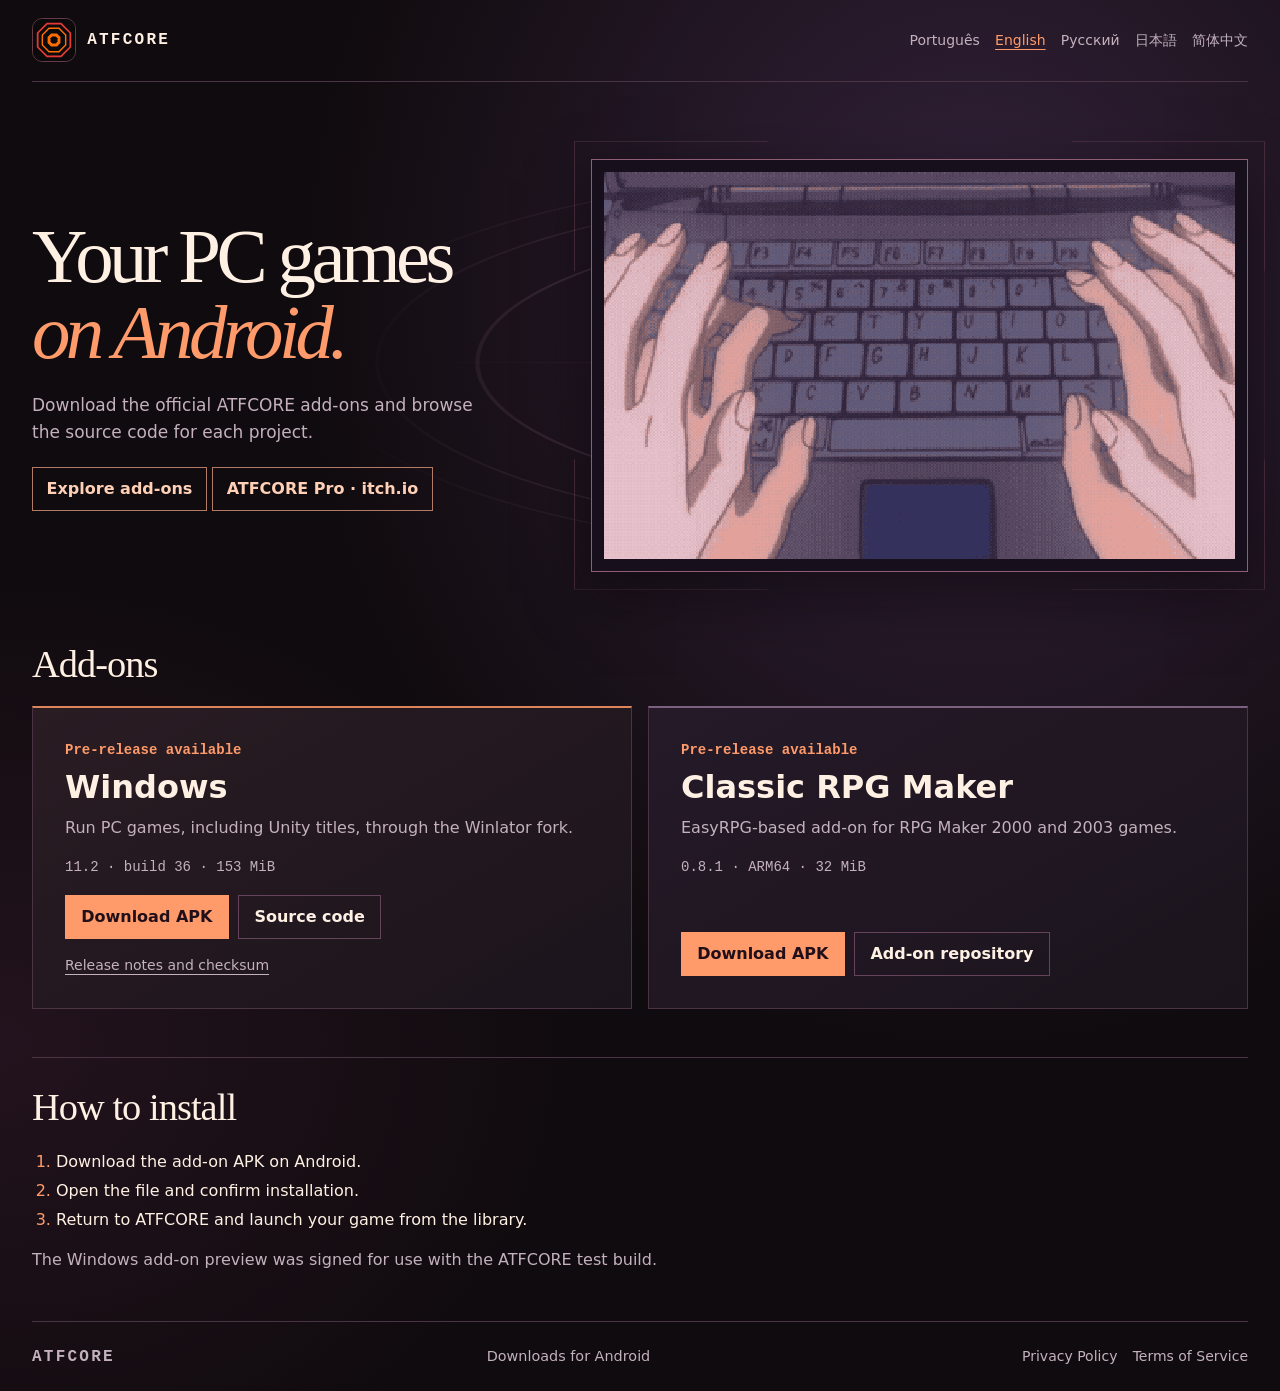
<file: index.html>
<!doctype html>
<html lang="pt-BR">
<head>
<meta charset="utf-8">
<meta name="viewport" content="width=device-width, initial-scale=1">
<meta name="description" content="Downloads e código-fonte dos add-ons oficiais do ATFCORE para Android.">
<meta name="theme-color" content="#100b0e">
<link rel="icon" href="./atfcore.svg" type="image/svg+xml">
<title>Downloads · ATFCORE</title>
<link rel="stylesheet" href="./style.css">
<script src="./language.js"></script>
</head>
<body>
<header class="shell masthead"><span class="brand"><img src="./atfcore.svg" alt="" width="44" height="44">ATFCORE</span><nav class="languages" aria-label="Idioma"><a href="./?lang=pt-BR" lang="pt-BR" hreflang="pt-BR" aria-current="page">Português</a><a href="./en/" lang="en" hreflang="en">English</a><a href="./ru/" lang="ru" hreflang="ru">Русский</a><a href="./ja/" lang="ja" hreflang="ja">日本語</a><a href="./zh/" lang="zh-Hans" hreflang="zh-Hans">简体中文</a></nav></header>
<main class="shell">
  <section class="hero">
    <div class="hero-copy">
    <h1>Seus jogos de PC<br><em>no Android.</em></h1>
    <p>Baixe os complementos oficiais do ATFCORE e consulte o código-fonte de cada projeto.</p>
      <a class="hero-link" href="#downloads">Ver complementos</a>
      <a class="hero-link" href="https://atfcoreemu-svg.itch.io/atfcore-pro">ATFCORE Pro · itch.io</a>
    </div>
    <figure class="hero-art">
      <img src="./hands-hero.webp" alt="Quadro pixelado de Ritsuko e Maya sobrepondo as mãos no teclado." width="384" height="236" fetchpriority="high">
    </figure>
  </section>
  <section id="downloads" aria-labelledby="downloads-title">
    <h2 id="downloads-title">Complementos</h2>
    <div class="cards">
      <article class="card featured">
        <p class="status">Pré-lançamento disponível</p>
        <h3>Windows</h3>
        <p>Abra jogos de PC, incluindo jogos Unity, por meio do fork do Winlator.</p>
        <p class="meta">11.2 · build 36 · 153 MiB</p>
        <div class="actions">
          <a class="primary" href="https://github.com/atfcoreemu-svg/ATFCORE-Windows-Addon/releases/download/v11.2-build36/ATFCORE-WindowsAddon-11.2-build36.apk">Baixar APK</a>
          <a class="secondary" href="https://github.com/atfcoreemu-svg/ATFCORE-Windows-Addon">Código-fonte</a>
        </div>
        <a class="release" href="https://github.com/atfcoreemu-svg/ATFCORE-Windows-Addon/releases/tag/v11.2-build36">Notas da versão e checksum</a>
      </article>
      <article class="card">
        <p class="status">Pré-lançamento disponível</p>
        <h3>RPG Maker clássico</h3>
        <p>Complemento baseado no EasyRPG para jogos RPG Maker 2000 e 2003.</p>
        <p class="meta">0.8.1 · ARM64 · 32 MiB</p>
        <div class="actions"><a class="primary" href="https://github.com/atfcoreemu-svg/ATFCORE-RpgClassicAddon/releases/download/v0.8.1-atfcore-preview/ATFCORE-RpgClassicAddon-0.8.1-preview.apk">Baixar APK</a><a class="secondary" href="https://github.com/atfcoreemu-svg/ATFCORE-RpgClassicAddon">Repositório do add-on</a></div>
      </article>
    </div>
  </section>
  <section class="install" aria-labelledby="install-title">
    <h2 id="install-title">Como instalar</h2>
    <ol><li>Baixe o APK do complemento no Android.</li><li>Abra o arquivo e confirme a instalação.</li><li>Volte ao ATFCORE e abra seu jogo pela biblioteca.</li></ol>
    <p>A prévia do add-on Windows foi assinada para uso com a build de teste do ATFCORE.</p>
  </section>
</main>
<footer class="shell footer"><span class="brand">ATFCORE</span><span>Downloads para Android</span><nav class="languages"><a href="./privacy/">Política de Privacidade</a><a href="./terms/">Termos de Serviço</a></nav></footer>
</body>
</html>
</file>
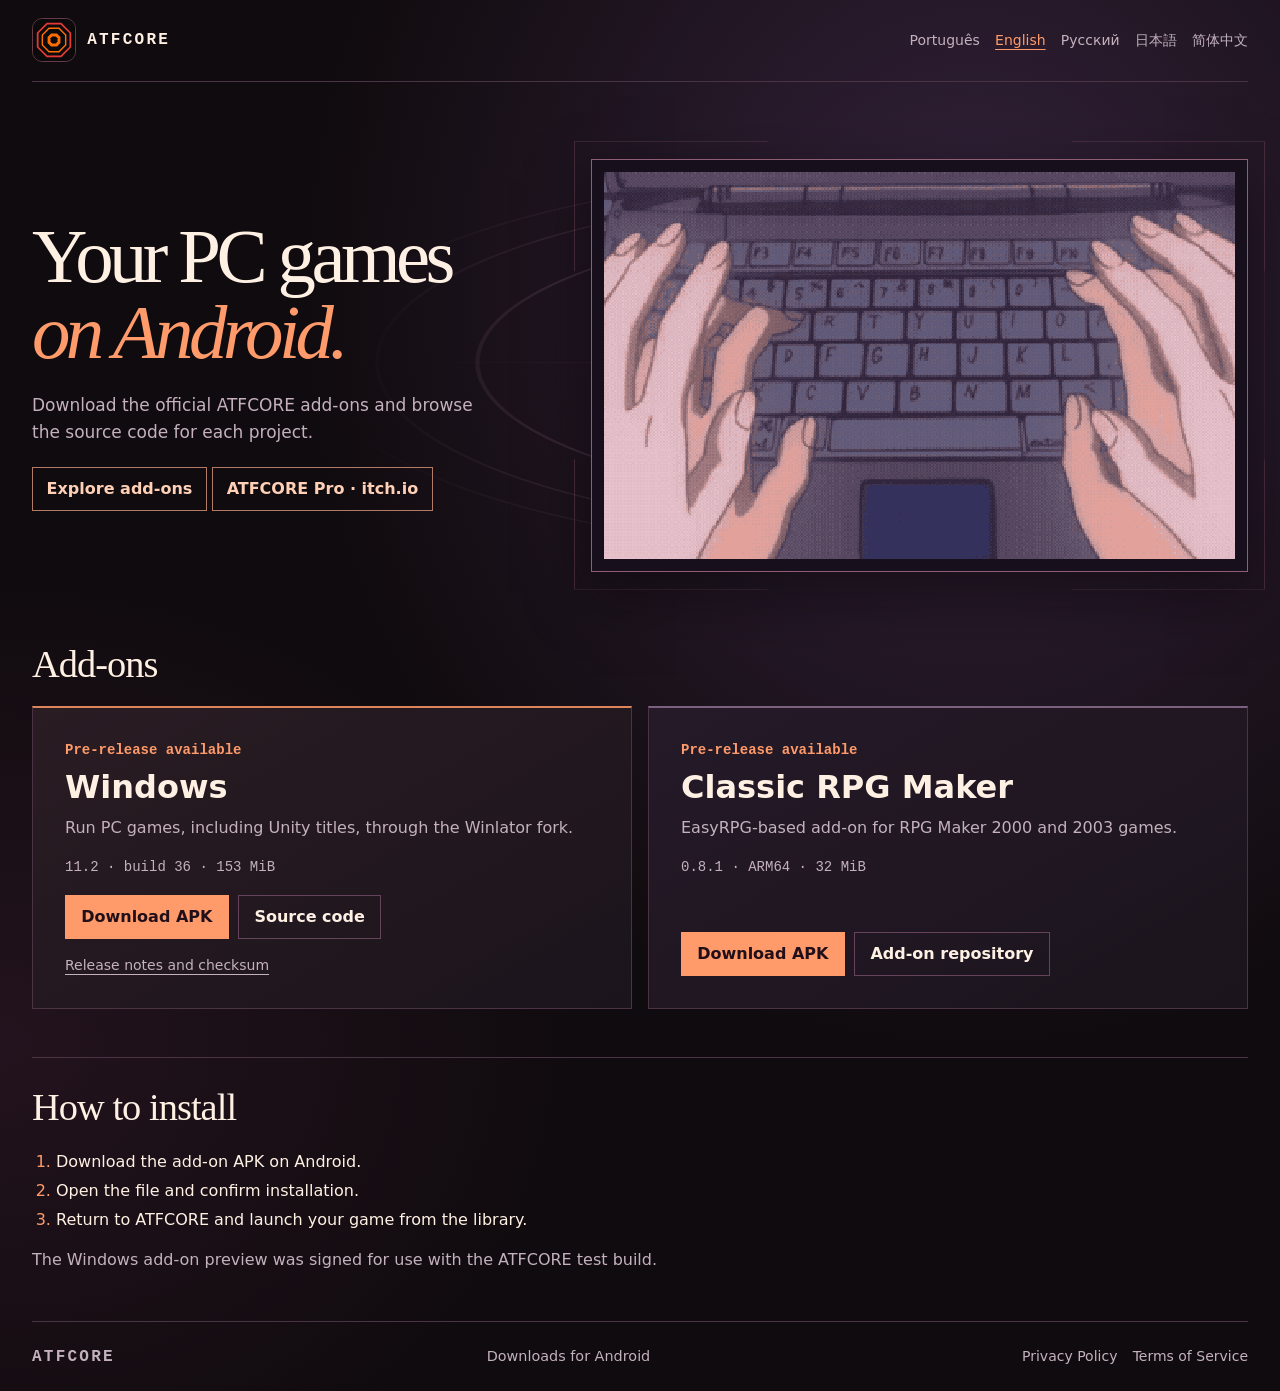
<file: en/index.html>
<!doctype html>
<html lang="en">
<head>
<meta charset="utf-8">
<meta name="viewport" content="width=device-width, initial-scale=1">
<meta name="description" content="Downloads and source code for the official ATFCORE Android add-ons.">
<meta name="theme-color" content="#100b0e">
<link rel="icon" href="../atfcore.svg" type="image/svg+xml">
<title>Downloads · ATFCORE</title>
<link rel="stylesheet" href="../style.css">
</head>
<body>
<header class="shell masthead"><span class="brand"><img src="../atfcore.svg" alt="" width="44" height="44">ATFCORE</span><nav class="languages" aria-label="Language"><a href="../?lang=pt-BR" lang="pt-BR" hreflang="pt-BR">Português</a><a href="../en/" lang="en" hreflang="en" aria-current="page">English</a><a href="../ru/" lang="ru" hreflang="ru">Русский</a><a href="../ja/" lang="ja" hreflang="ja">日本語</a><a href="../zh/" lang="zh-Hans" hreflang="zh-Hans">简体中文</a></nav></header>
<main class="shell">
  <section class="hero">
    <div class="hero-copy">
    <h1>Your PC games<br><em>on Android.</em></h1>
    <p>Download the official ATFCORE add-ons and browse the source code for each project.</p>
      <a class="hero-link" href="#downloads">Explore add-ons</a>
      <a class="hero-link" href="https://atfcoreemu-svg.itch.io/atfcore-pro">ATFCORE Pro · itch.io</a>
    </div>
    <figure class="hero-art">
      <img src="../hands-hero.webp" alt="A pixelated frame of Ritsuko and Maya overlapping their hands over a keyboard." width="384" height="236" fetchpriority="high">
    </figure>
  </section>
  <section id="downloads" aria-labelledby="downloads-title">
    <h2 id="downloads-title">Add-ons</h2>
    <div class="cards">
      <article class="card featured">
        <p class="status">Pre-release available</p>
        <h3>Windows</h3>
        <p>Run PC games, including Unity titles, through the Winlator fork.</p>
        <p class="meta">11.2 · build 36 · 153 MiB</p>
        <div class="actions">
          <a class="primary" href="https://github.com/atfcoreemu-svg/ATFCORE-Windows-Addon/releases/download/v11.2-build36/ATFCORE-WindowsAddon-11.2-build36.apk">Download APK</a>
          <a class="secondary" href="https://github.com/atfcoreemu-svg/ATFCORE-Windows-Addon">Source code</a>
        </div>
        <a class="release" href="https://github.com/atfcoreemu-svg/ATFCORE-Windows-Addon/releases/tag/v11.2-build36">Release notes and checksum</a>
      </article>
      <article class="card">
        <p class="status">Pre-release available</p>
        <h3>Classic RPG Maker</h3>
        <p>EasyRPG-based add-on for RPG Maker 2000 and 2003 games.</p>
        <p class="meta">0.8.1 · ARM64 · 32 MiB</p>
        <div class="actions"><a class="primary" href="https://github.com/atfcoreemu-svg/ATFCORE-RpgClassicAddon/releases/download/v0.8.1-atfcore-preview/ATFCORE-RpgClassicAddon-0.8.1-preview.apk">Download APK</a><a class="secondary" href="https://github.com/atfcoreemu-svg/ATFCORE-RpgClassicAddon">Add-on repository</a></div>
      </article>
    </div>
  </section>
  <section class="install" aria-labelledby="install-title">
    <h2 id="install-title">How to install</h2>
    <ol><li>Download the add-on APK on Android.</li><li>Open the file and confirm installation.</li><li>Return to ATFCORE and launch your game from the library.</li></ol>
    <p>The Windows add-on preview was signed for use with the ATFCORE test build.</p>
  </section>
</main>
<footer class="shell footer"><span class="brand">ATFCORE</span><span>Downloads for Android</span><nav class="languages"><a href="../privacy/#en">Privacy Policy</a><a href="../terms/#en">Terms of Service</a></nav></footer>
</body>
</html>
</file>
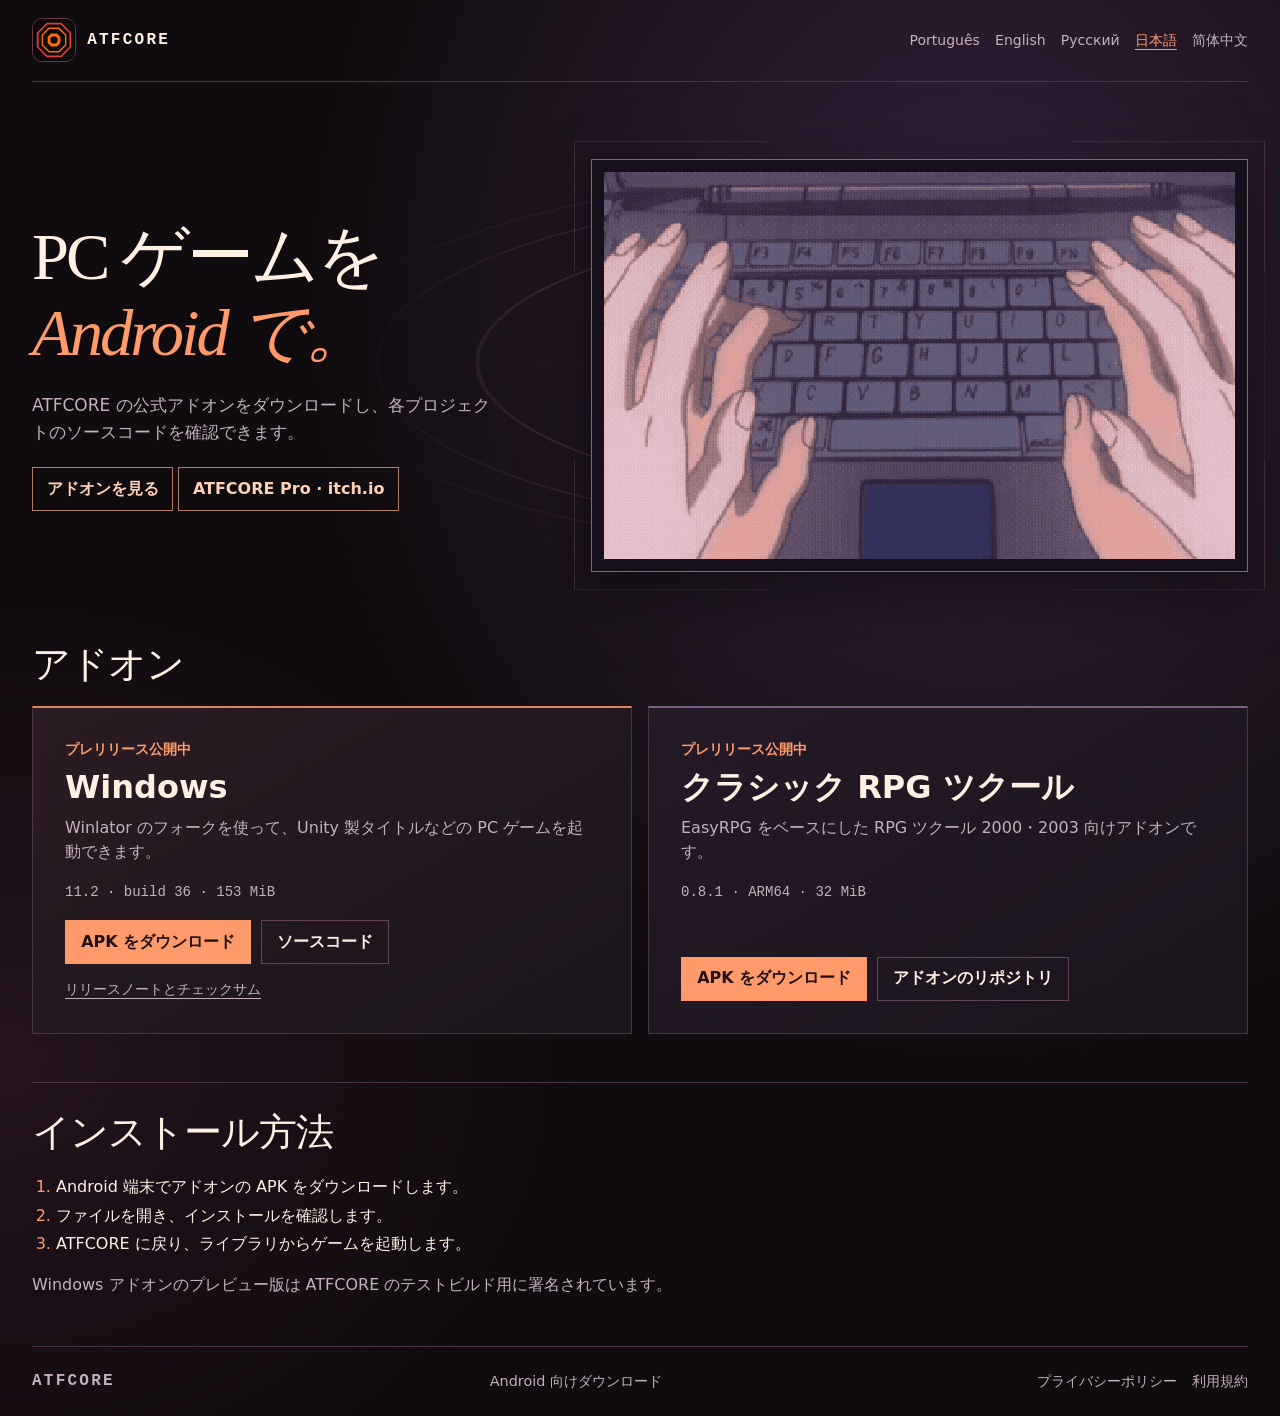
<file: ja/index.html>
<!doctype html>
<html lang="ja">
<head>
<meta charset="utf-8">
<meta name="viewport" content="width=device-width, initial-scale=1">
<meta name="description" content="Android 向け ATFCORE 公式アドオンのダウンロードとソースコード。">
<meta name="theme-color" content="#100b0e">
<link rel="icon" href="../atfcore.svg" type="image/svg+xml">
<title>ダウンロード · ATFCORE</title>
<link rel="stylesheet" href="../style.css">
</head>
<body>
<header class="shell masthead"><span class="brand"><img src="../atfcore.svg" alt="" width="44" height="44">ATFCORE</span><nav class="languages" aria-label="言語"><a href="../?lang=pt-BR" lang="pt-BR" hreflang="pt-BR">Português</a><a href="../en/" lang="en" hreflang="en">English</a><a href="../ru/" lang="ru" hreflang="ru">Русский</a><a href="../ja/" lang="ja" hreflang="ja" aria-current="page">日本語</a><a href="../zh/" lang="zh-Hans" hreflang="zh-Hans">简体中文</a></nav></header>
<main class="shell">
  <section class="hero">
    <div class="hero-copy">
    <h1>PC ゲームを<br><em>Android で。</em></h1>
    <p>ATFCORE の公式アドオンをダウンロードし、各プロジェクトのソースコードを確認できます。</p>
      <a class="hero-link" href="#downloads">アドオンを見る</a>
      <a class="hero-link" href="https://atfcoreemu-svg.itch.io/atfcore-pro">ATFCORE Pro · itch.io</a>
    </div>
    <figure class="hero-art">
      <img src="../hands-hero.webp" alt="キーボードの上でリツコとマヤの手が重なる、ドット調のシーン。" width="384" height="236" fetchpriority="high">
    </figure>
  </section>
  <section id="downloads" aria-labelledby="downloads-title">
    <h2 id="downloads-title">アドオン</h2>
    <div class="cards">
      <article class="card featured">
        <p class="status">プレリリース公開中</p>
        <h3>Windows</h3>
        <p>Winlator のフォークを使って、Unity 製タイトルなどの PC ゲームを起動できます。</p>
        <p class="meta">11.2 · build 36 · 153 MiB</p>
        <div class="actions">
          <a class="primary" href="https://github.com/atfcoreemu-svg/ATFCORE-Windows-Addon/releases/download/v11.2-build36/ATFCORE-WindowsAddon-11.2-build36.apk">APK をダウンロード</a>
          <a class="secondary" href="https://github.com/atfcoreemu-svg/ATFCORE-Windows-Addon">ソースコード</a>
        </div>
        <a class="release" href="https://github.com/atfcoreemu-svg/ATFCORE-Windows-Addon/releases/tag/v11.2-build36">リリースノートとチェックサム</a>
      </article>
      <article class="card">
        <p class="status">プレリリース公開中</p>
        <h3>クラシック RPG ツクール</h3>
        <p>EasyRPG をベースにした RPG ツクール 2000・2003 向けアドオンです。</p>
        <p class="meta">0.8.1 · ARM64 · 32 MiB</p>
        <div class="actions"><a class="primary" href="https://github.com/atfcoreemu-svg/ATFCORE-RpgClassicAddon/releases/download/v0.8.1-atfcore-preview/ATFCORE-RpgClassicAddon-0.8.1-preview.apk">APK をダウンロード</a><a class="secondary" href="https://github.com/atfcoreemu-svg/ATFCORE-RpgClassicAddon">アドオンのリポジトリ</a></div>
      </article>
    </div>
  </section>
  <section class="install" aria-labelledby="install-title">
    <h2 id="install-title">インストール方法</h2>
    <ol><li>Android 端末でアドオンの APK をダウンロードします。</li><li>ファイルを開き、インストールを確認します。</li><li>ATFCORE に戻り、ライブラリからゲームを起動します。</li></ol>
    <p>Windows アドオンのプレビュー版は ATFCORE のテストビルド用に署名されています。</p>
  </section>
</main>
<footer class="shell footer"><span class="brand">ATFCORE</span><span>Android 向けダウンロード</span><nav class="languages"><a href="../privacy/">プライバシーポリシー</a><a href="../terms/">利用規約</a></nav></footer>
</body>
</html>
</file>
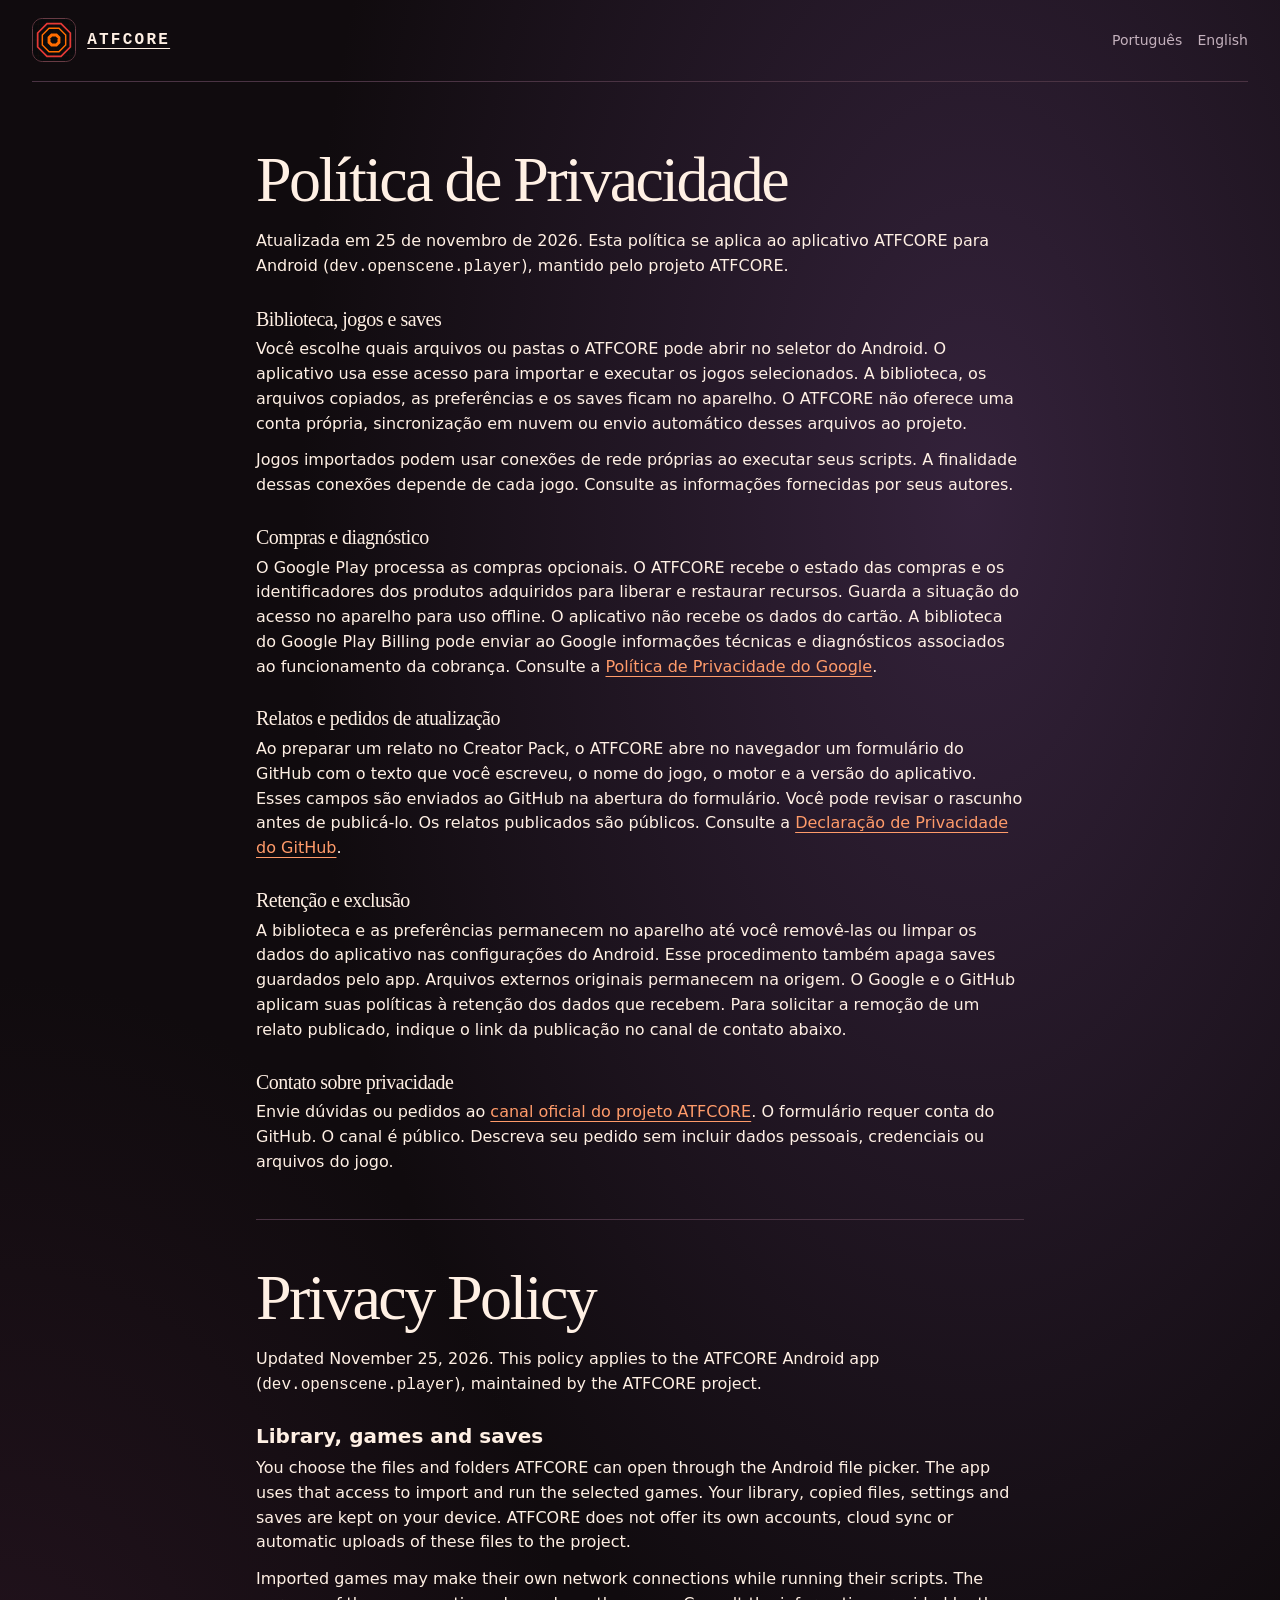
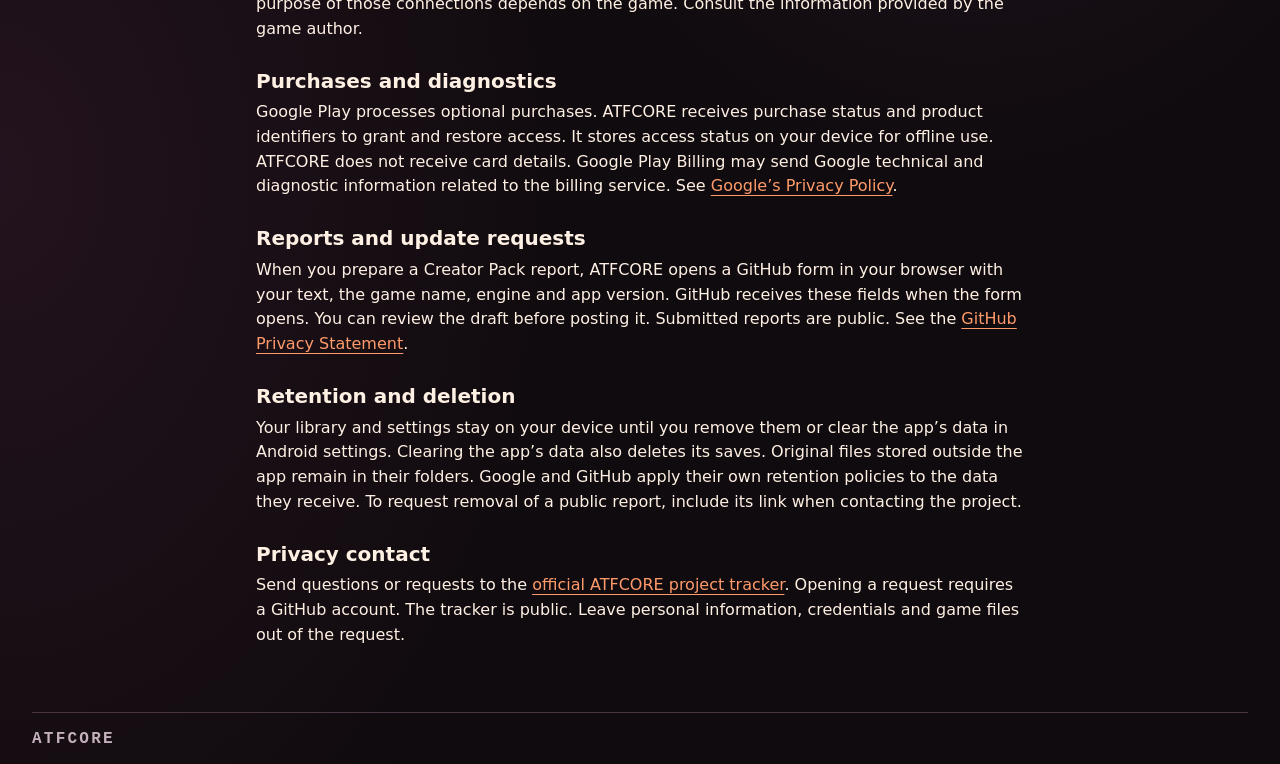
<file: privacy/index.html>
<!doctype html>
<html lang="pt-BR">
<head>
  <meta charset="utf-8">
  <meta name="viewport" content="width=device-width, initial-scale=1">
  <meta name="description" content="Política de Privacidade do aplicativo ATFCORE para Android.">
  <meta name="theme-color" content="#100b0e">
  <link rel="icon" href="../atfcore.svg" type="image/svg+xml">
  <link rel="stylesheet" href="../style.css">
  <title>Política de Privacidade · ATFCORE</title>
</head>
<body>
<header class="shell masthead">
  <a class="brand" href="../?lang=pt-BR"><img src="../atfcore.svg" alt="" width="44" height="44">ATFCORE</a>
  <nav class="languages" aria-label="Idioma"><a href="#pt-br" lang="pt-BR">Português</a><a href="#en" lang="en">English</a></nav>
</header>
<main class="shell policy">
  <article id="pt-br">
    <h1>Política de Privacidade</h1>
    <p>Atualizada em 25 de novembro de 2026. Esta política se aplica ao aplicativo ATFCORE para Android (<code>dev.openscene.player</code>), mantido pelo projeto ATFCORE.</p>

    <h2>Biblioteca, jogos e saves</h2>
    <p>Você escolhe quais arquivos ou pastas o ATFCORE pode abrir no seletor do Android. O aplicativo usa esse acesso para importar e executar os jogos selecionados. A biblioteca, os arquivos copiados, as preferências e os saves ficam no aparelho. O ATFCORE não oferece uma conta própria, sincronização em nuvem ou envio automático desses arquivos ao projeto.</p>
    <p>Jogos importados podem usar conexões de rede próprias ao executar seus scripts. A finalidade dessas conexões depende de cada jogo. Consulte as informações fornecidas por seus autores.</p>

    <h2>Compras e diagnóstico</h2>
    <p>O Google Play processa as compras opcionais. O ATFCORE recebe o estado das compras e os identificadores dos produtos adquiridos para liberar e restaurar recursos. Guarda a situação do acesso no aparelho para uso offline. O aplicativo não recebe os dados do cartão. A biblioteca do Google Play Billing pode enviar ao Google informações técnicas e diagnósticos associados ao funcionamento da cobrança. Consulte a <a href="https://policies.google.com/privacy?hl=pt-BR">Política de Privacidade do Google</a>.</p>

    <h2>Relatos e pedidos de atualização</h2>
    <p>Ao preparar um relato no Creator Pack, o ATFCORE abre no navegador um formulário do GitHub com o texto que você escreveu, o nome do jogo, o motor e a versão do aplicativo. Esses campos são enviados ao GitHub na abertura do formulário. Você pode revisar o rascunho antes de publicá-lo. Os relatos publicados são públicos. Consulte a <a href="https://docs.github.com/en/site-policy/privacy-policies/github-general-privacy-statement">Declaração de Privacidade do GitHub</a>.</p>

    <h2>Retenção e exclusão</h2>
    <p>A biblioteca e as preferências permanecem no aparelho até você removê-las ou limpar os dados do aplicativo nas configurações do Android. Esse procedimento também apaga saves guardados pelo app. Arquivos externos originais permanecem na origem. O Google e o GitHub aplicam suas políticas à retenção dos dados que recebem. Para solicitar a remoção de um relato publicado, indique o link da publicação no canal de contato abaixo.</p>

    <h2>Contato sobre privacidade</h2>
    <p>Envie dúvidas ou pedidos ao <a href="https://github.com/atfcoreemu-svg/atfcoreemu-svg.github.io/issues/new?title=%5BPrivacidade%5D%20">canal oficial do projeto ATFCORE</a>. O formulário requer conta do GitHub. O canal é público. Descreva seu pedido sem incluir dados pessoais, credenciais ou arquivos do jogo.</p>
  </article>

  <article id="en" lang="en">
    <h2 class="policy-title">Privacy Policy</h2>
    <p>Updated November 25, 2026. This policy applies to the ATFCORE Android app (<code>dev.openscene.player</code>), maintained by the ATFCORE project.</p>

    <h3>Library, games and saves</h3>
    <p>You choose the files and folders ATFCORE can open through the Android file picker. The app uses that access to import and run the selected games. Your library, copied files, settings and saves are kept on your device. ATFCORE does not offer its own accounts, cloud sync or automatic uploads of these files to the project.</p>
    <p>Imported games may make their own network connections while running their scripts. The purpose of those connections depends on the game. Consult the information provided by the game author.</p>

    <h3>Purchases and diagnostics</h3>
    <p>Google Play processes optional purchases. ATFCORE receives purchase status and product identifiers to grant and restore access. It stores access status on your device for offline use. ATFCORE does not receive card details. Google Play Billing may send Google technical and diagnostic information related to the billing service. See <a href="https://policies.google.com/privacy?hl=en">Google’s Privacy Policy</a>.</p>

    <h3>Reports and update requests</h3>
    <p>When you prepare a Creator Pack report, ATFCORE opens a GitHub form in your browser with your text, the game name, engine and app version. GitHub receives these fields when the form opens. You can review the draft before posting it. Submitted reports are public. See the <a href="https://docs.github.com/en/site-policy/privacy-policies/github-general-privacy-statement">GitHub Privacy Statement</a>.</p>

    <h3>Retention and deletion</h3>
    <p>Your library and settings stay on your device until you remove them or clear the app’s data in Android settings. Clearing the app’s data also deletes its saves. Original files stored outside the app remain in their folders. Google and GitHub apply their own retention policies to the data they receive. To request removal of a public report, include its link when contacting the project.</p>

    <h3>Privacy contact</h3>
    <p>Send questions or requests to the <a href="https://github.com/atfcoreemu-svg/atfcoreemu-svg.github.io/issues/new?title=%5BPrivacy%5D%20">official ATFCORE project tracker</a>. Opening a request requires a GitHub account. The tracker is public. Leave personal information, credentials and game files out of the request.</p>
  </article>
</main>
<footer class="shell footer"><span class="brand">ATFCORE</span></footer>
</body>
</html>
</file>
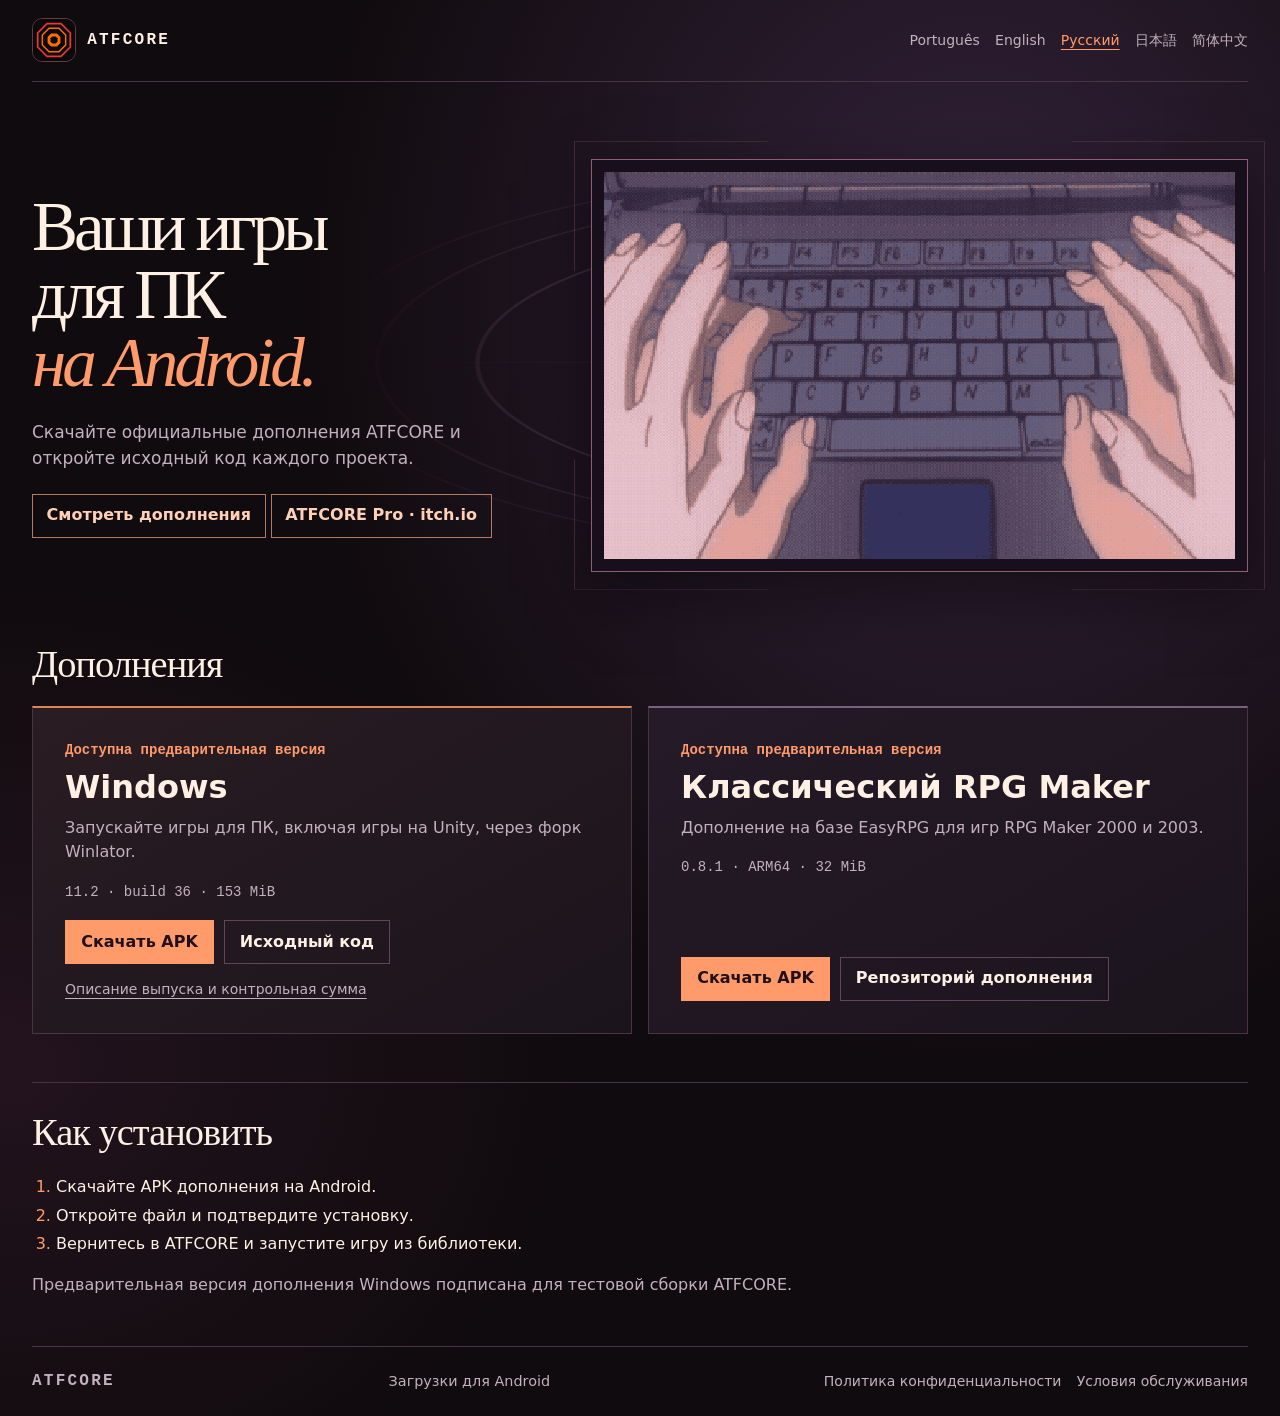
<file: ru/index.html>
<!doctype html>
<html lang="ru">
<head>
<meta charset="utf-8">
<meta name="viewport" content="width=device-width, initial-scale=1">
<meta name="description" content="Загрузки и исходный код официальных дополнений ATFCORE для Android.">
<meta name="theme-color" content="#100b0e">
<link rel="icon" href="../atfcore.svg" type="image/svg+xml">
<title>Загрузки · ATFCORE</title>
<link rel="stylesheet" href="../style.css">
</head>
<body>
<header class="shell masthead"><span class="brand"><img src="../atfcore.svg" alt="" width="44" height="44">ATFCORE</span><nav class="languages" aria-label="Язык"><a href="../?lang=pt-BR" lang="pt-BR" hreflang="pt-BR">Português</a><a href="../en/" lang="en" hreflang="en">English</a><a href="../ru/" lang="ru" hreflang="ru" aria-current="page">Русский</a><a href="../ja/" lang="ja" hreflang="ja">日本語</a><a href="../zh/" lang="zh-Hans" hreflang="zh-Hans">简体中文</a></nav></header>
<main class="shell">
  <section class="hero">
    <div class="hero-copy">
    <h1>Ваши игры для ПК<br><em>на Android.</em></h1>
    <p>Скачайте официальные дополнения ATFCORE и откройте исходный код каждого проекта.</p>
      <a class="hero-link" href="#downloads">Смотреть дополнения</a>
      <a class="hero-link" href="https://atfcoreemu-svg.itch.io/atfcore-pro">ATFCORE Pro · itch.io</a>
    </div>
    <figure class="hero-art">
      <img src="../hands-hero.webp" alt="Пиксельный кадр, на котором руки Рицуко и Майи перекрываются над клавиатурой." width="384" height="236" fetchpriority="high">
    </figure>
  </section>
  <section id="downloads" aria-labelledby="downloads-title">
    <h2 id="downloads-title">Дополнения</h2>
    <div class="cards">
      <article class="card featured">
        <p class="status">Доступна предварительная версия</p>
        <h3>Windows</h3>
        <p>Запускайте игры для ПК, включая игры на Unity, через форк Winlator.</p>
        <p class="meta">11.2 · build 36 · 153 MiB</p>
        <div class="actions">
          <a class="primary" href="https://github.com/atfcoreemu-svg/ATFCORE-Windows-Addon/releases/download/v11.2-build36/ATFCORE-WindowsAddon-11.2-build36.apk">Скачать APK</a>
          <a class="secondary" href="https://github.com/atfcoreemu-svg/ATFCORE-Windows-Addon">Исходный код</a>
        </div>
        <a class="release" href="https://github.com/atfcoreemu-svg/ATFCORE-Windows-Addon/releases/tag/v11.2-build36">Описание выпуска и контрольная сумма</a>
      </article>
      <article class="card">
        <p class="status">Доступна предварительная версия</p>
        <h3>Классический RPG Maker</h3>
        <p>Дополнение на базе EasyRPG для игр RPG Maker 2000 и 2003.</p>
        <p class="meta">0.8.1 · ARM64 · 32 MiB</p>
        <div class="actions"><a class="primary" href="https://github.com/atfcoreemu-svg/ATFCORE-RpgClassicAddon/releases/download/v0.8.1-atfcore-preview/ATFCORE-RpgClassicAddon-0.8.1-preview.apk">Скачать APK</a><a class="secondary" href="https://github.com/atfcoreemu-svg/ATFCORE-RpgClassicAddon">Репозиторий дополнения</a></div>
      </article>
    </div>
  </section>
  <section class="install" aria-labelledby="install-title">
    <h2 id="install-title">Как установить</h2>
    <ol><li>Скачайте APK дополнения на Android.</li><li>Откройте файл и подтвердите установку.</li><li>Вернитесь в ATFCORE и запустите игру из библиотеки.</li></ol>
    <p>Предварительная версия дополнения Windows подписана для тестовой сборки ATFCORE.</p>
  </section>
</main>
<footer class="shell footer"><span class="brand">ATFCORE</span><span>Загрузки для Android</span><nav class="languages"><a href="../privacy/">Политика конфиденциальности</a><a href="../terms/">Условия обслуживания</a></nav></footer>
</body>
</html>
</file>
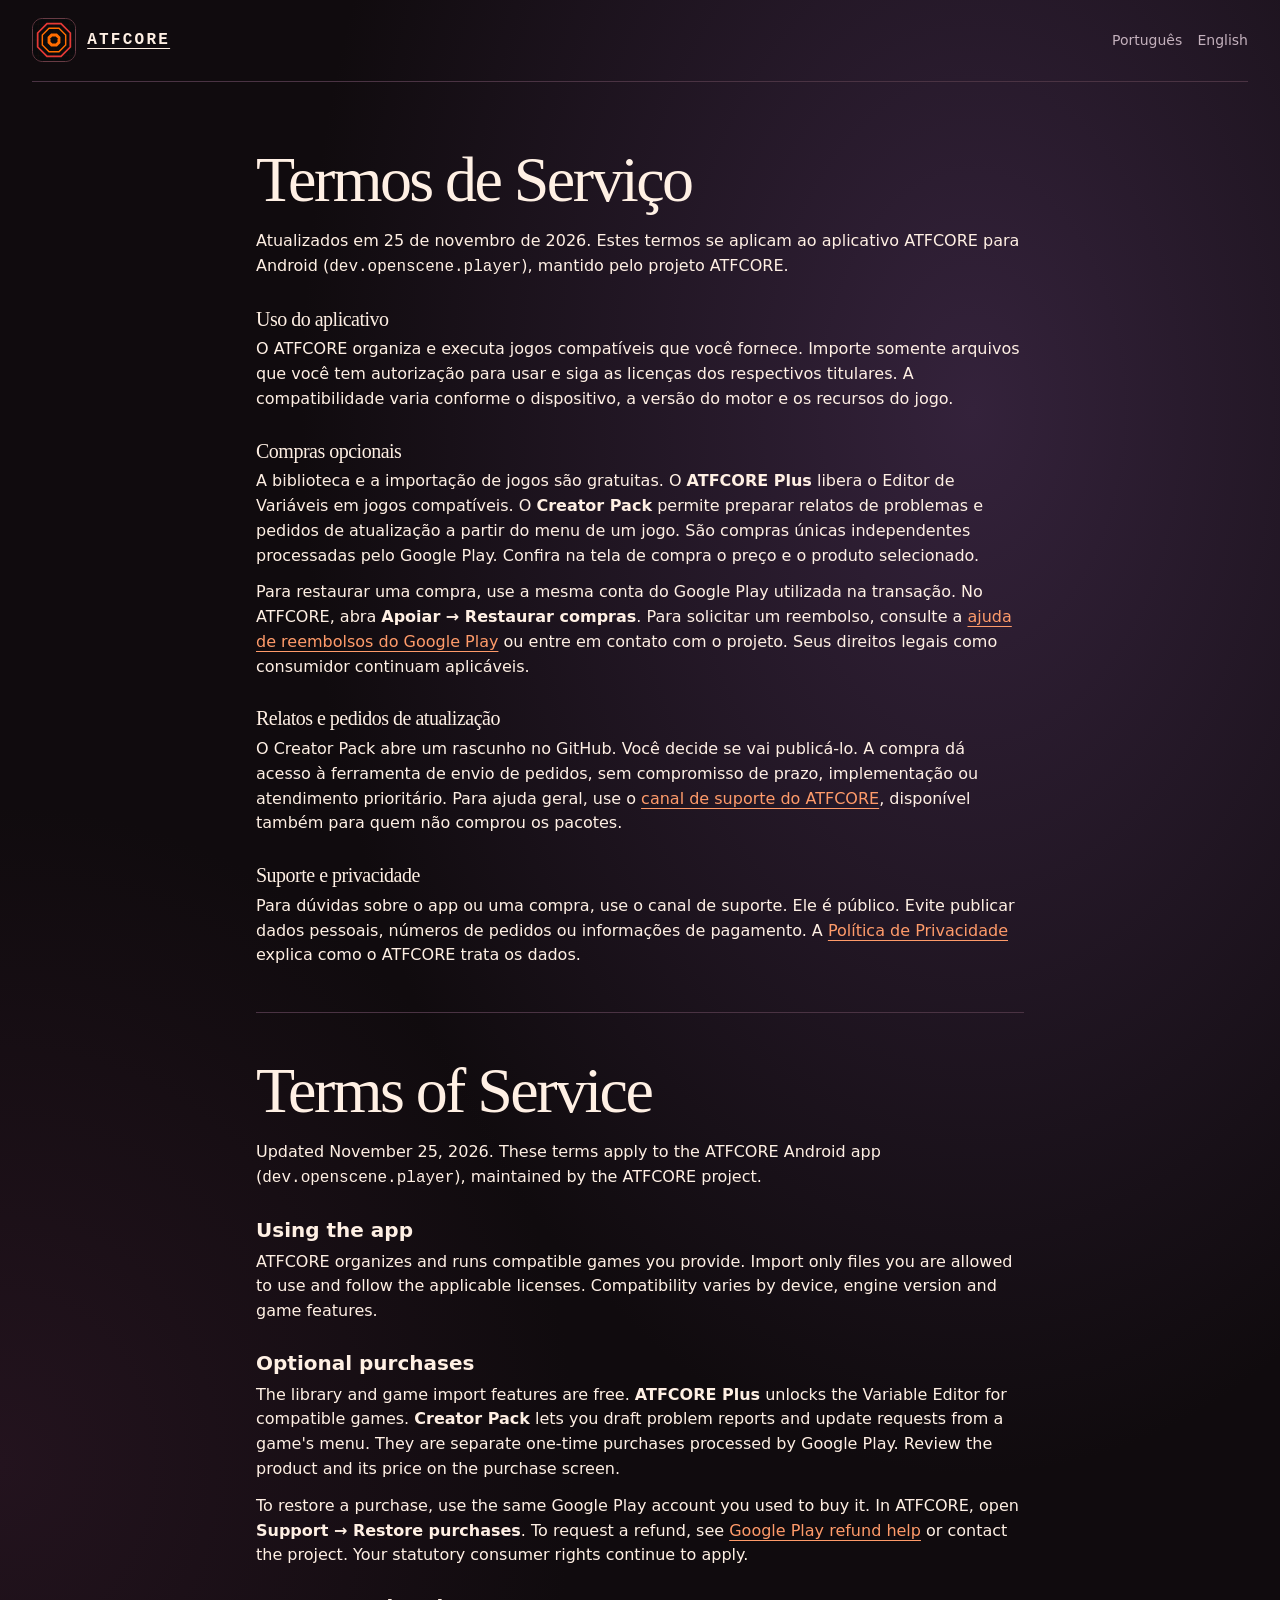
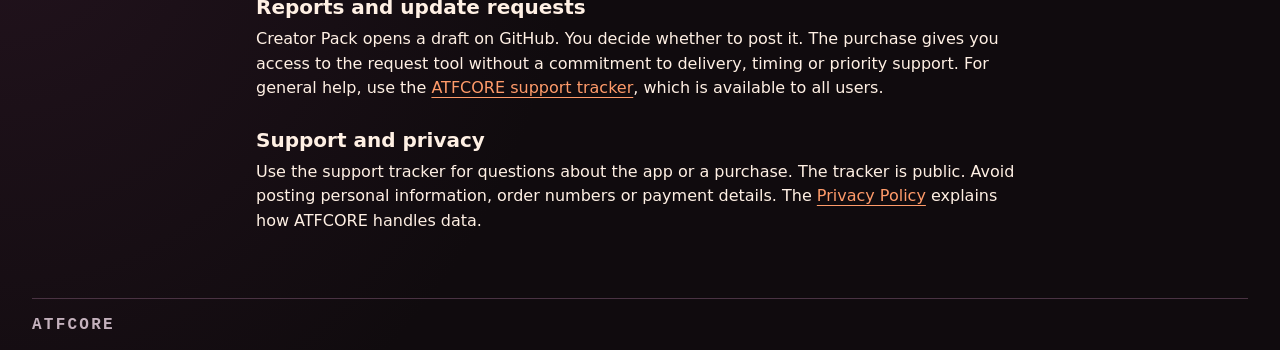
<file: terms/index.html>
<!doctype html>
<html lang="pt-BR">
<head>
  <meta charset="utf-8">
  <meta name="viewport" content="width=device-width, initial-scale=1">
  <meta name="description" content="Termos de Serviço do aplicativo ATFCORE para Android.">
  <meta name="theme-color" content="#100b0e">
  <link rel="icon" href="../atfcore.svg" type="image/svg+xml">
  <link rel="stylesheet" href="../style.css">
  <title>Termos de Serviço · ATFCORE</title>
</head>
<body>
<header class="shell masthead">
  <a class="brand" href="../?lang=pt-BR"><img src="../atfcore.svg" alt="" width="44" height="44">ATFCORE</a>
  <nav class="languages" aria-label="Idioma"><a href="#pt-br" lang="pt-BR">Português</a><a href="#en" lang="en">English</a></nav>
</header>
<main class="shell policy">
  <article id="pt-br">
    <h1>Termos de Serviço</h1>
    <p>Atualizados em 25 de novembro de 2026. Estes termos se aplicam ao aplicativo ATFCORE para Android (<code>dev.openscene.player</code>), mantido pelo projeto ATFCORE.</p>

    <h2>Uso do aplicativo</h2>
    <p>O ATFCORE organiza e executa jogos compatíveis que você fornece. Importe somente arquivos que você tem autorização para usar e siga as licenças dos respectivos titulares. A compatibilidade varia conforme o dispositivo, a versão do motor e os recursos do jogo.</p>

    <h2>Compras opcionais</h2>
    <p>A biblioteca e a importação de jogos são gratuitas. O <strong>ATFCORE Plus</strong> libera o Editor de Variáveis em jogos compatíveis. O <strong>Creator Pack</strong> permite preparar relatos de problemas e pedidos de atualização a partir do menu de um jogo. São compras únicas independentes processadas pelo Google Play. Confira na tela de compra o preço e o produto selecionado.</p>
    <p>Para restaurar uma compra, use a mesma conta do Google Play utilizada na transação. No ATFCORE, abra <strong>Apoiar → Restaurar compras</strong>. Para solicitar um reembolso, consulte a <a href="https://support.google.com/googleplay/answer/2479637?hl=pt-BR">ajuda de reembolsos do Google Play</a> ou entre em contato com o projeto. Seus direitos legais como consumidor continuam aplicáveis.</p>

    <h2>Relatos e pedidos de atualização</h2>
    <p>O Creator Pack abre um rascunho no GitHub. Você decide se vai publicá-lo. A compra dá acesso à ferramenta de envio de pedidos, sem compromisso de prazo, implementação ou atendimento prioritário. Para ajuda geral, use o <a href="https://github.com/atfcoreemu-svg/atfcoreemu-svg.github.io/issues">canal de suporte do ATFCORE</a>, disponível também para quem não comprou os pacotes.</p>

    <h2>Suporte e privacidade</h2>
    <p>Para dúvidas sobre o app ou uma compra, use o canal de suporte. Ele é público. Evite publicar dados pessoais, números de pedidos ou informações de pagamento. A <a href="../privacy/">Política de Privacidade</a> explica como o ATFCORE trata os dados.</p>
  </article>

  <article id="en" lang="en">
    <h2 class="policy-title">Terms of Service</h2>
    <p>Updated November 25, 2026. These terms apply to the ATFCORE Android app (<code>dev.openscene.player</code>), maintained by the ATFCORE project.</p>

    <h3>Using the app</h3>
    <p>ATFCORE organizes and runs compatible games you provide. Import only files you are allowed to use and follow the applicable licenses. Compatibility varies by device, engine version and game features.</p>

    <h3>Optional purchases</h3>
    <p>The library and game import features are free. <strong>ATFCORE Plus</strong> unlocks the Variable Editor for compatible games. <strong>Creator Pack</strong> lets you draft problem reports and update requests from a game's menu. They are separate one-time purchases processed by Google Play. Review the product and its price on the purchase screen.</p>
    <p>To restore a purchase, use the same Google Play account you used to buy it. In ATFCORE, open <strong>Support → Restore purchases</strong>. To request a refund, see <a href="https://support.google.com/googleplay/answer/2479637?hl=en">Google Play refund help</a> or contact the project. Your statutory consumer rights continue to apply.</p>

    <h3>Reports and update requests</h3>
    <p>Creator Pack opens a draft on GitHub. You decide whether to post it. The purchase gives you access to the request tool without a commitment to delivery, timing or priority support. For general help, use the <a href="https://github.com/atfcoreemu-svg/atfcoreemu-svg.github.io/issues">ATFCORE support tracker</a>, which is available to all users.</p>

    <h3>Support and privacy</h3>
    <p>Use the support tracker for questions about the app or a purchase. The tracker is public. Avoid posting personal information, order numbers or payment details. The <a href="../privacy/#en">Privacy Policy</a> explains how ATFCORE handles data.</p>
  </article>
</main>
<footer class="shell footer"><span class="brand">ATFCORE</span></footer>
</body>
</html>
</file>
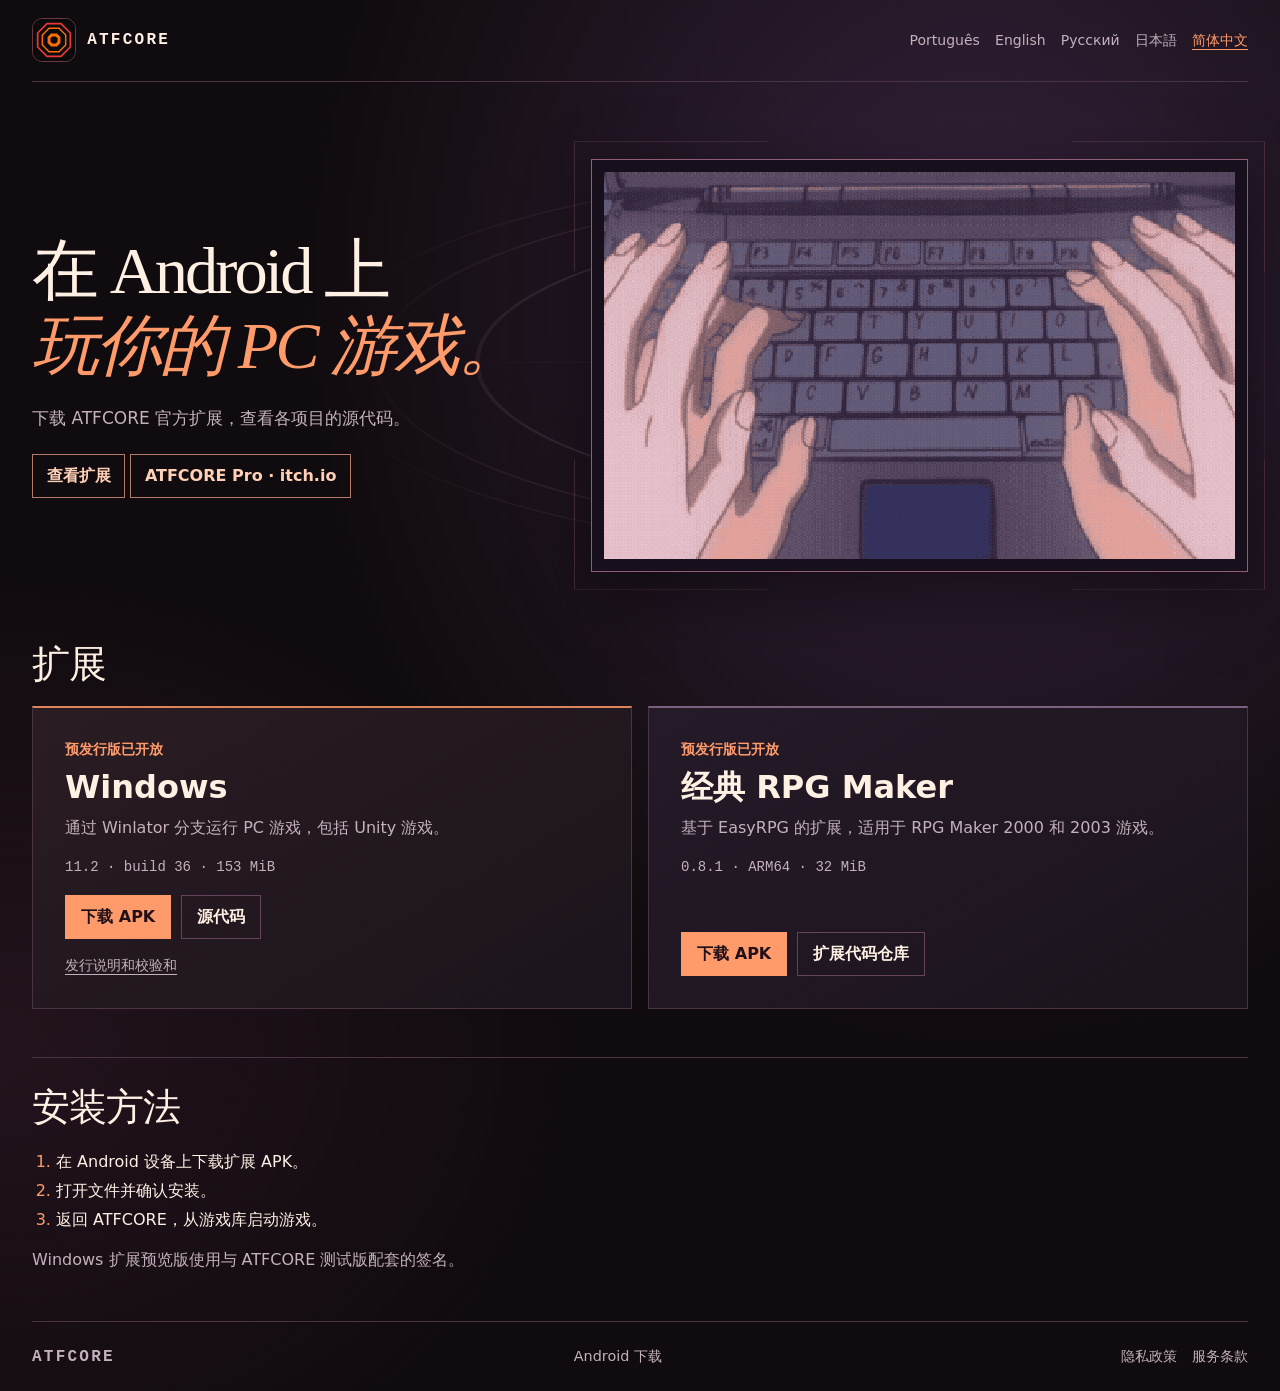
<file: zh/index.html>
<!doctype html>
<html lang="zh-Hans">
<head>
<meta charset="utf-8">
<meta name="viewport" content="width=device-width, initial-scale=1">
<meta name="description" content="下载 ATFCORE 官方 Android 扩展并查看源代码。">
<meta name="theme-color" content="#100b0e">
<link rel="icon" href="../atfcore.svg" type="image/svg+xml">
<title>下载 · ATFCORE</title>
<link rel="stylesheet" href="../style.css">
</head>
<body>
<header class="shell masthead"><span class="brand"><img src="../atfcore.svg" alt="" width="44" height="44">ATFCORE</span><nav class="languages" aria-label="语言"><a href="../?lang=pt-BR" lang="pt-BR" hreflang="pt-BR">Português</a><a href="../en/" lang="en" hreflang="en">English</a><a href="../ru/" lang="ru" hreflang="ru">Русский</a><a href="../ja/" lang="ja" hreflang="ja">日本語</a><a href="../zh/" lang="zh-Hans" hreflang="zh-Hans" aria-current="page">简体中文</a></nav></header>
<main class="shell">
  <section class="hero">
    <div class="hero-copy">
    <h1>在 Android 上<br><em>玩你的 PC 游戏。</em></h1>
    <p>下载 ATFCORE 官方扩展，查看各项目的源代码。</p>
      <a class="hero-link" href="#downloads">查看扩展</a>
      <a class="hero-link" href="https://atfcoreemu-svg.itch.io/atfcore-pro">ATFCORE Pro · itch.io</a>
    </div>
    <figure class="hero-art">
      <img src="../hands-hero.webp" alt="律子和玛雅的手在键盘上交叠的像素化画面。" width="384" height="236" fetchpriority="high">
    </figure>
  </section>
  <section id="downloads" aria-labelledby="downloads-title">
    <h2 id="downloads-title">扩展</h2>
    <div class="cards">
      <article class="card featured">
        <p class="status">预发行版已开放</p>
        <h3>Windows</h3>
        <p>通过 Winlator 分支运行 PC 游戏，包括 Unity 游戏。</p>
        <p class="meta">11.2 · build 36 · 153 MiB</p>
        <div class="actions">
          <a class="primary" href="https://github.com/atfcoreemu-svg/ATFCORE-Windows-Addon/releases/download/v11.2-build36/ATFCORE-WindowsAddon-11.2-build36.apk">下载 APK</a>
          <a class="secondary" href="https://github.com/atfcoreemu-svg/ATFCORE-Windows-Addon">源代码</a>
        </div>
        <a class="release" href="https://github.com/atfcoreemu-svg/ATFCORE-Windows-Addon/releases/tag/v11.2-build36">发行说明和校验和</a>
      </article>
      <article class="card">
        <p class="status">预发行版已开放</p>
        <h3>经典 RPG Maker</h3>
        <p>基于 EasyRPG 的扩展，适用于 RPG Maker 2000 和 2003 游戏。</p>
        <p class="meta">0.8.1 · ARM64 · 32 MiB</p>
        <div class="actions"><a class="primary" href="https://github.com/atfcoreemu-svg/ATFCORE-RpgClassicAddon/releases/download/v0.8.1-atfcore-preview/ATFCORE-RpgClassicAddon-0.8.1-preview.apk">下载 APK</a><a class="secondary" href="https://github.com/atfcoreemu-svg/ATFCORE-RpgClassicAddon">扩展代码仓库</a></div>
      </article>
    </div>
  </section>
  <section class="install" aria-labelledby="install-title">
    <h2 id="install-title">安装方法</h2>
    <ol><li>在 Android 设备上下载扩展 APK。</li><li>打开文件并确认安装。</li><li>返回 ATFCORE，从游戏库启动游戏。</li></ol>
    <p>Windows 扩展预览版使用与 ATFCORE 测试版配套的签名。</p>
  </section>
</main>
<footer class="shell footer"><span class="brand">ATFCORE</span><span>Android 下载</span><nav class="languages"><a href="../privacy/">隐私政策</a><a href="../terms/">服务条款</a></nav></footer>
</body>
</html>
</file>
<file: style.css>
:root {
  color-scheme: dark;
  --base: #100b0e;
  --panel: #1b141c;
  --text: #fff0e4;
  --muted: #c4b1bd;
  --accent: #ff9b6a;
  --line: #4a3343;
  --mono: ui-monospace, "Liberation Mono", monospace;
}

* { box-sizing: border-box; }
html { scroll-behavior: smooth; }
body {
  margin: 0;
  background:
    radial-gradient(ellipse at 76% 21%, #34223b 0, transparent 42rem),
    radial-gradient(ellipse at 0 75%, #23131e 0, transparent 36rem),
    var(--base);
  color: var(--text);
  font: 1rem/1.55 system-ui, sans-serif;
}

.shell { width: min(100% - 4rem, 76rem); margin-inline: auto; }
a { color: inherit; text-underline-offset: .27em; }
a:focus-visible { outline: 2px solid var(--accent); outline-offset: 4px; }
h1, h2, h3, p, figure { margin: 0; }

.masthead, .footer {
  display: flex;
  align-items: center;
  justify-content: space-between;
  gap: 1rem 2rem;
  padding-block: 1.15rem;
}
.masthead { border-bottom: 1px solid var(--line); }
.brand {
  display: inline-flex;
  align-items: center;
  gap: .7rem;
  font: 750 1rem/1 var(--mono);
  letter-spacing: .14em;
}
.brand img {
  display: block;
  background: #0a0a0c;
  border: 1px solid #683b44;
  border-radius: .65rem;
}
.languages {
  display: flex;
  flex-wrap: wrap;
  justify-content: flex-end;
  gap: .3rem .95rem;
  font-size: .875rem;
}
.languages a {
  min-height: 2rem;
  display: inline-flex;
  align-items: center;
  color: var(--muted);
  text-decoration: none;
}
.languages a:hover, .languages a[aria-current="page"] { color: var(--accent); text-decoration: underline; }

.hero {
  display: grid;
  position: relative;
  isolation: isolate;
  grid-template-columns: minmax(0,.86fr) minmax(0,1.14fr);
  align-items: center;
  gap: clamp(2rem, 5vw, 5rem);
  padding-block: clamp(3rem, 6vw, 5rem) clamp(3rem, 5.5vw, 4.8rem);
}
.hero::before {
  content: "";
  position: absolute;
  z-index: -1;
  inset: 0;
  pointer-events: none;
  background:
    radial-gradient(ellipse at 73% 50%, transparent 35%, #be8ca53b 35.1% 35.35%, transparent 35.45% 43%, #be8ca52c 43.1% 43.34%, transparent 43.44% 48%, #be8ca51e 48.1% 48.34%, transparent 48.44%),
    linear-gradient(90deg, transparent 23%, #b47d9830 65%, transparent) center / 100% 1px no-repeat;
  mask-image: linear-gradient(90deg, transparent 25%, #000 55%);
}
.hero-copy { min-width: 0; }
h1 {
  font: 500 clamp(3rem, 6vw, 6.5rem)/.98 Georgia, "Times New Roman", serif;
  letter-spacing: -.06em;
  text-wrap: balance;
}
h1 em { color: var(--accent); font-weight: inherit; }
.hero-copy p { max-width: 29rem; margin-block: 1.4rem; color: var(--muted); font-size: 1.0625rem; }
.hero-link {
  display: inline-flex;
  align-items: center;
  min-height: 2.75rem;
  padding: .4rem .85rem;
  border: 1px solid #b37b65;
  color: #ffd0b6;
  text-decoration: none;
  font-weight: 650;
}
.hero-link:hover { background: #ff9b6a20; border-color: var(--accent); }
.hero-art {
  position: relative;
  margin: 0;
  padding: clamp(.45rem, 1vw, .75rem);
  border: 1px solid #905d74;
  background: #170f1b;
  box-shadow: 0 1.3rem 3.5rem #07040780;
  isolation: isolate;
}
.hero-art::before {
  content: "";
  position: absolute;
  inset: -1.15rem;
  z-index: -1;
  border: 1px solid #a2667645;
  clip-path: polygon(0 0, 28% 0, 28% 1px, 72% 1px, 72% 0, 100% 0, 100% 29%, calc(100% - 1px) 29%, calc(100% - 1px) 71%, 100% 71%, 100% 100%, 72% 100%, 72% calc(100% - 1px), 28% calc(100% - 1px), 28% 100%, 0 100%, 0 71%, 1px 71%, 1px 29%, 0 29%);
  pointer-events: none;
}
.hero-art img { width: 100%; height: auto; display: block; image-rendering: pixelated; }

#downloads { scroll-margin-top: 1.5rem; }
h2 {
  font: 500 clamp(1.6rem, 3vw, 2.4rem)/1.12 Georgia, "Times New Roman", serif;
  letter-spacing: -.025em;
  margin-bottom: 1.3rem;
}
.cards { display: grid; grid-template-columns: repeat(2, minmax(0,1fr)); gap: 1rem; }
.card {
  display: flex;
  flex-direction: column;
  align-items: start;
  padding: clamp(1.25rem, 3vw, 2rem);
  background: linear-gradient(150deg, #251a28, var(--panel));
  border: 1px solid var(--line);
  border-top: 2px solid #7c617e;
}
.featured { border-top-color: #dd845b; background: linear-gradient(150deg, #2a1c23, var(--panel)); }
.status { font: 650 .875rem/1.5 var(--mono); color: var(--accent); }
h3 { font-size: clamp(1.35rem, 2.7vw, 2rem); font-weight: 680; line-height: 1.17; margin: .45rem 0 .6rem; }
.card > p:not(.status) { color: var(--muted); }
.meta { margin-block: 1.05rem; font: .875rem/1.5 var(--mono); }
.actions { display: flex; flex-wrap: wrap; margin-top: auto; gap: .6rem; }
.primary, .secondary {
  display: inline-flex;
  align-items: center;
  min-height: 2.75rem;
  padding: .55rem .95rem;
  border: 1px solid #65445b;
  font-weight: 700;
  text-decoration: none;
}
.primary { background: var(--accent); color: #211019; border-color: var(--accent); }
.primary:hover { background: #ffbd99; }
.secondary:hover { border-color: var(--accent); }
.release { display: inline-block; margin-top: .95rem; font-size: .875rem; color: var(--muted); }

.install { margin-block: 3rem; padding-top: 1.75rem; border-top: 1px solid var(--line); }
.install ol { padding-inline-start: 1.5rem; }
.install li { margin-block: .25rem; }
.install li::marker { color: var(--accent); }
.install p, .footer { color: var(--muted); }
.footer { border-top: 1px solid var(--line); font-size: .9rem; }

:lang(ja) h1, :lang(zh-Hans) h1 { letter-spacing: -.045em; font-size: clamp(2.35rem, 5.2vw, 5rem); line-height: 1.13; }
:lang(ru) h1 { font-size: clamp(2.8rem, 5.4vw, 5.6rem); }
@media (max-width: 54rem) {
  .shell { width: calc(100% - 3rem); }
  .hero { gap: 2rem; }
}
@media (max-width: 43rem) {
  .shell { width: calc(100% - 2rem); }
  .hero { grid-template-columns: 1fr; padding-block: 2.75rem 3rem; gap: 1.8rem; }
  .hero::before { display: none; }
  .hero-art::before { inset: -.45rem; }
  .cards { grid-template-columns: 1fr; }
}
@media (max-width: 34rem) {
  .masthead, .footer { align-items: flex-start; flex-direction: column; gap: .7rem; }
  .languages { justify-content: flex-start; }
}
@media (prefers-reduced-motion: reduce) { html { scroll-behavior: auto; } }

.policy {
  max-width: 48rem;
  padding-block: clamp(2rem, 6vw, 4rem);
  overflow-wrap: anywhere;
}
.policy h1, .policy-title {
  margin-bottom: 1rem;
  font: 500 clamp(2.25rem, 7vw, 4rem)/1.05 Georgia, "Times New Roman", serif;
  letter-spacing: -.04em;
}
.policy h2:not(.policy-title), .policy h3 {
  margin-block: 1.75rem .45rem;
  font-size: 1.25rem;
}
.policy p + p { margin-top: .75rem; }
.policy a { color: var(--accent); }
.policy article + article {
  margin-top: 2.75rem;
  padding-top: 2.75rem;
  border-top: 1px solid var(--line);
}
</file>
